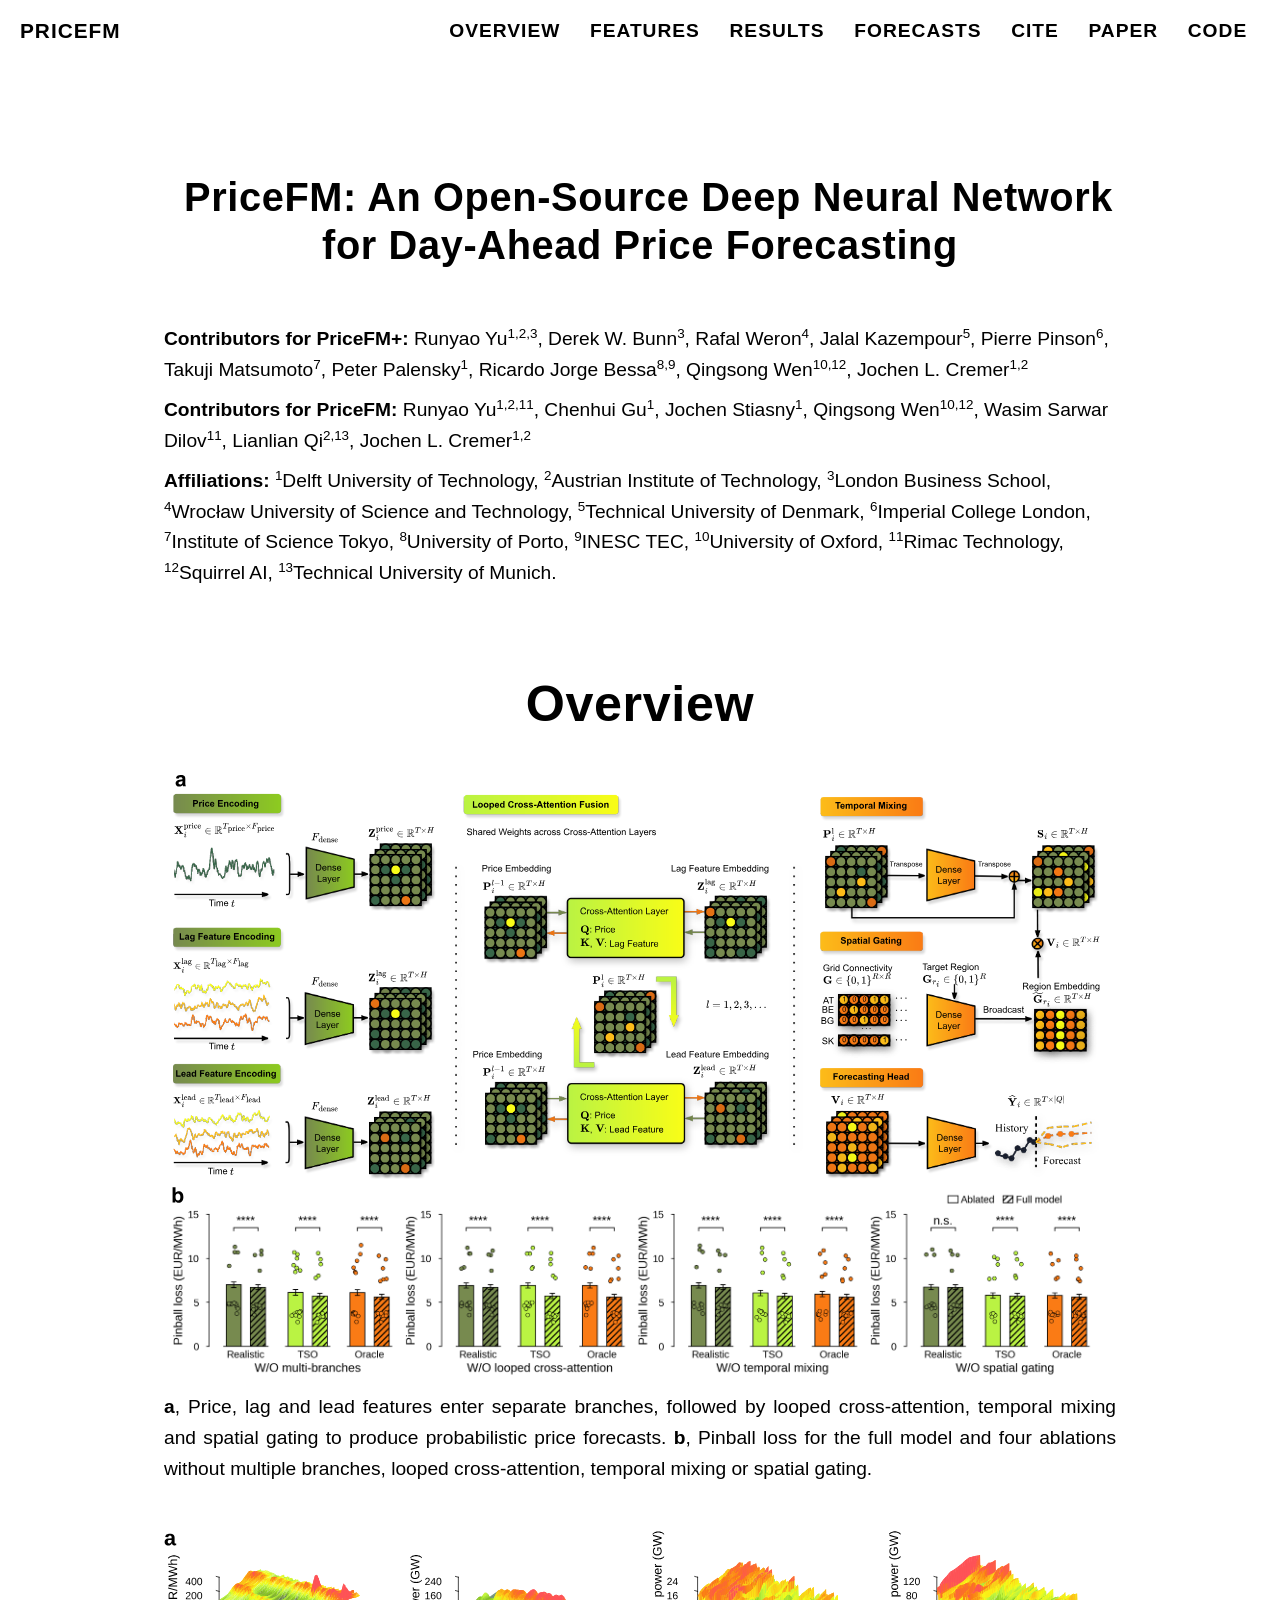
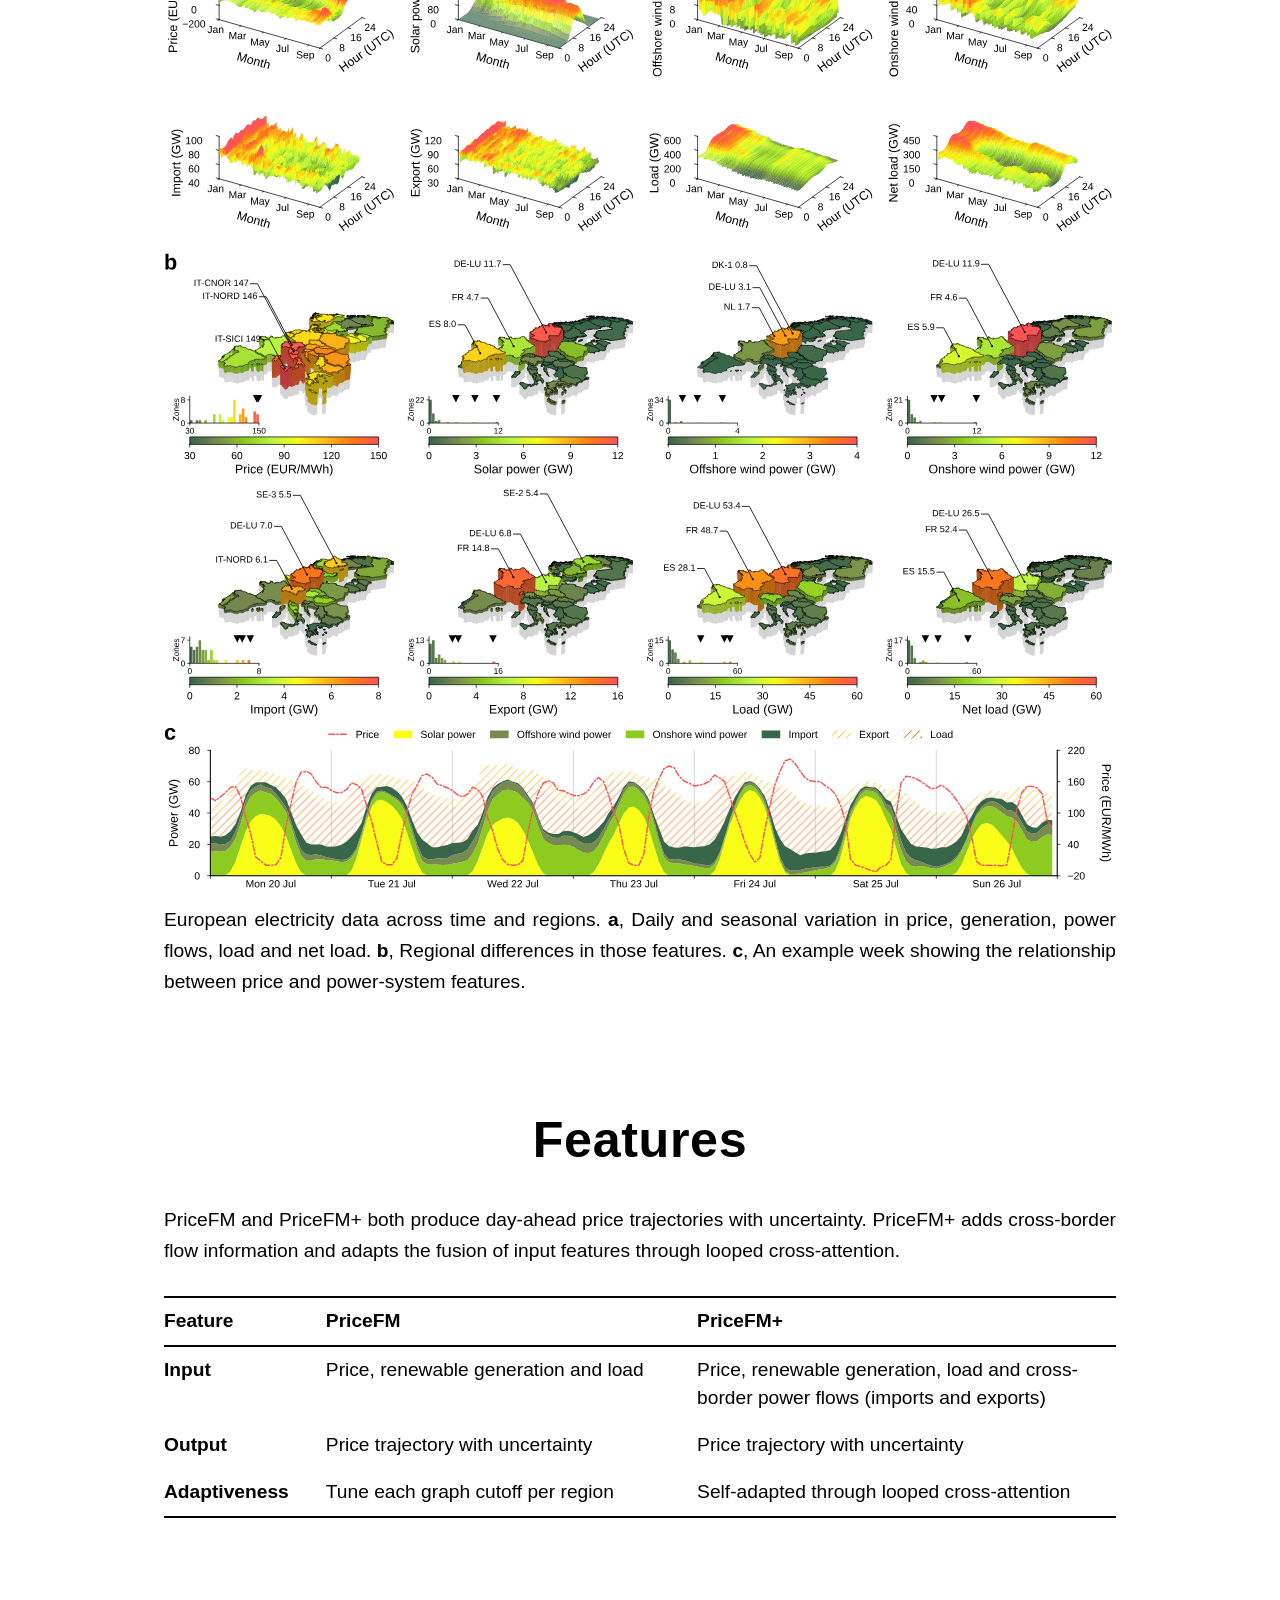
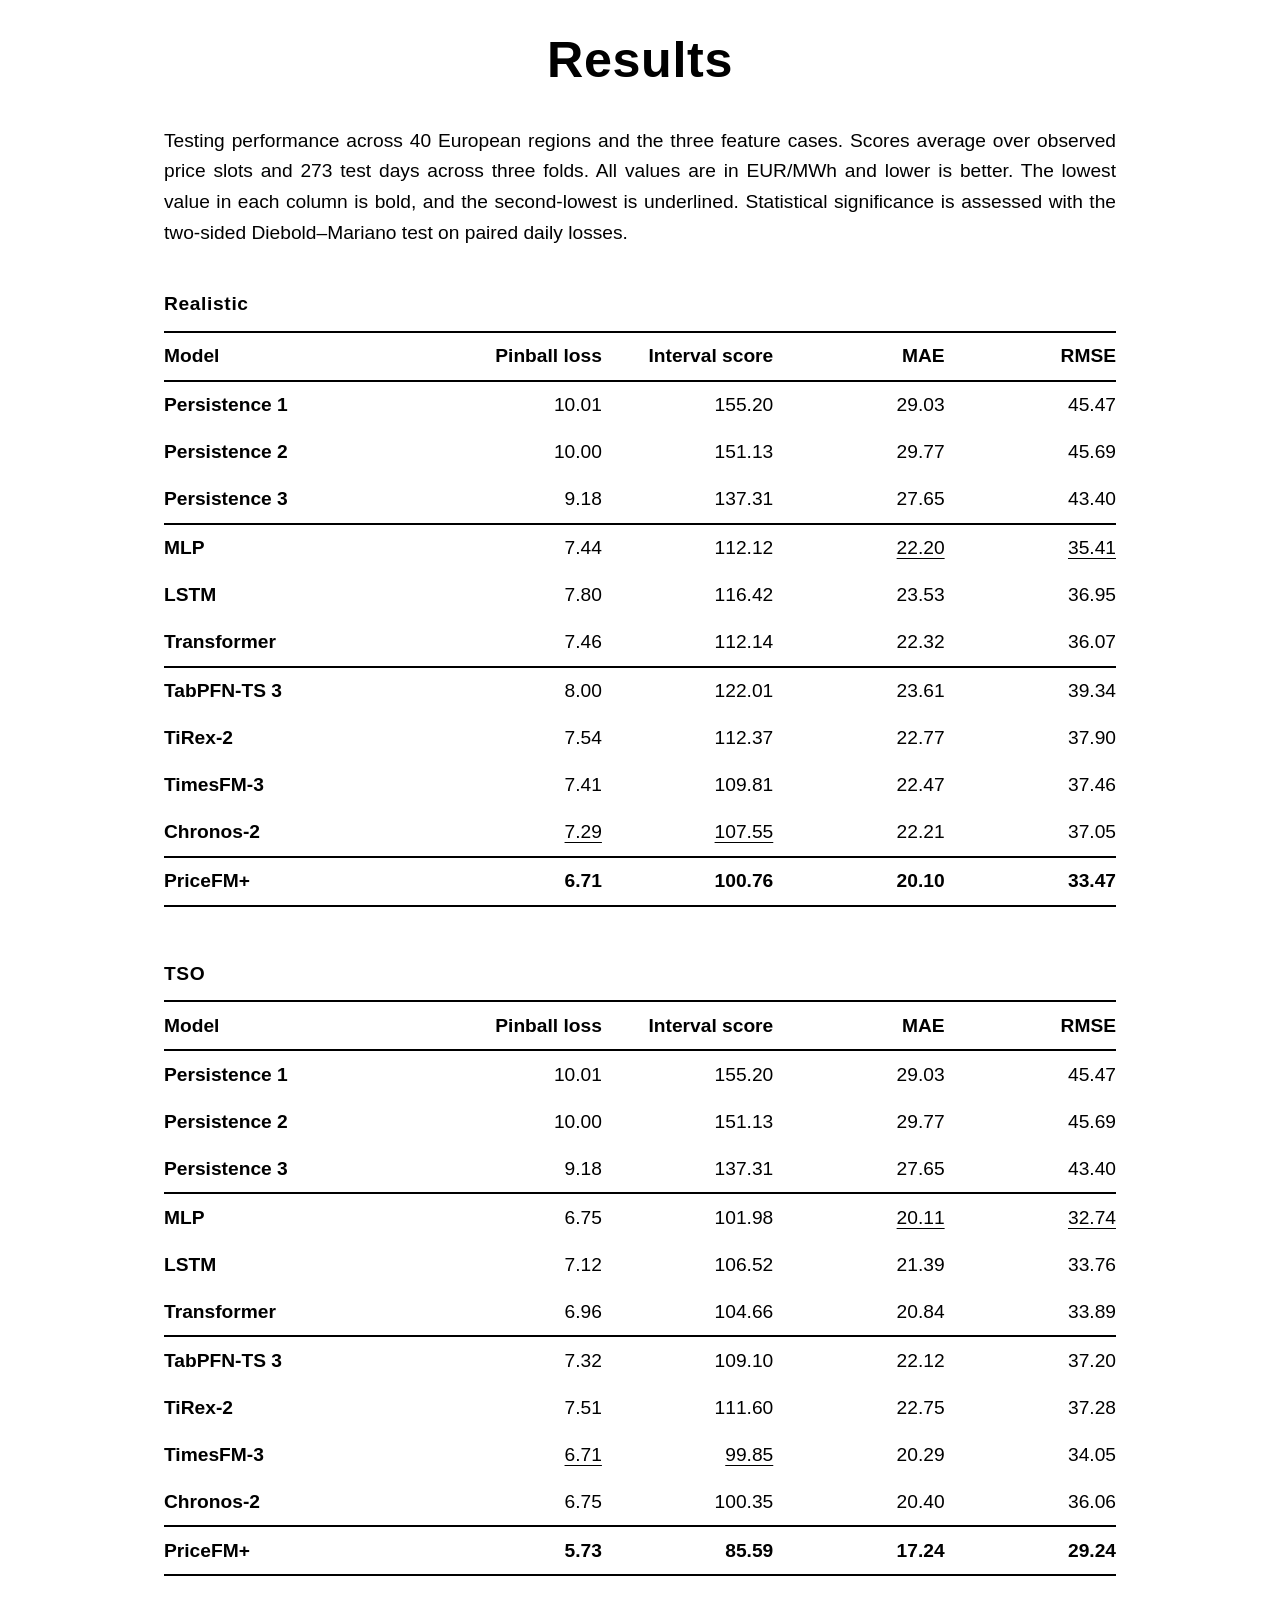
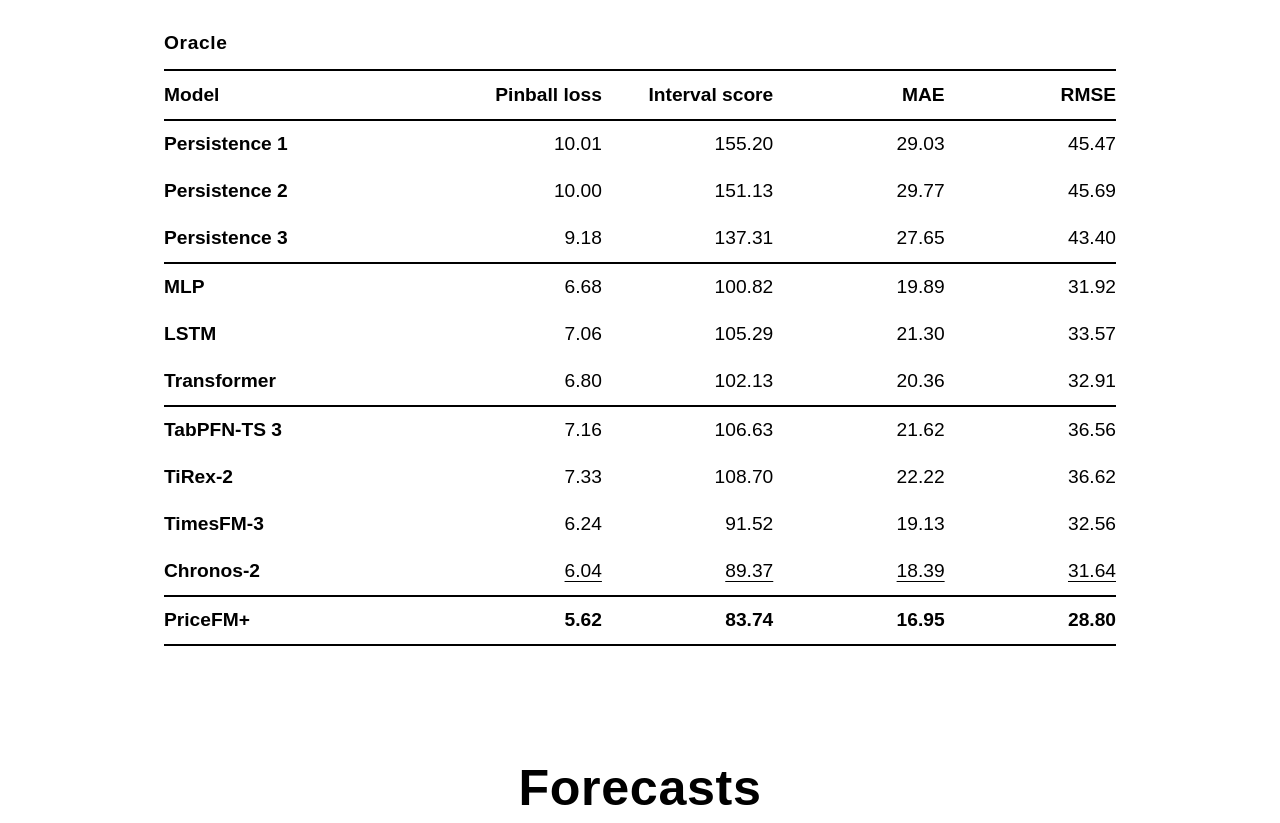
<file: index.html>
<!doctype html>
<html lang="en"><head><meta charset="utf-8"><title>PriceFM</title>
<meta http-equiv="refresh" content="0; url=Project_page/">
<link rel="canonical" href="Project_page/"></head>
<body><a href="Project_page/">PriceFM project page</a></body></html>
</file>
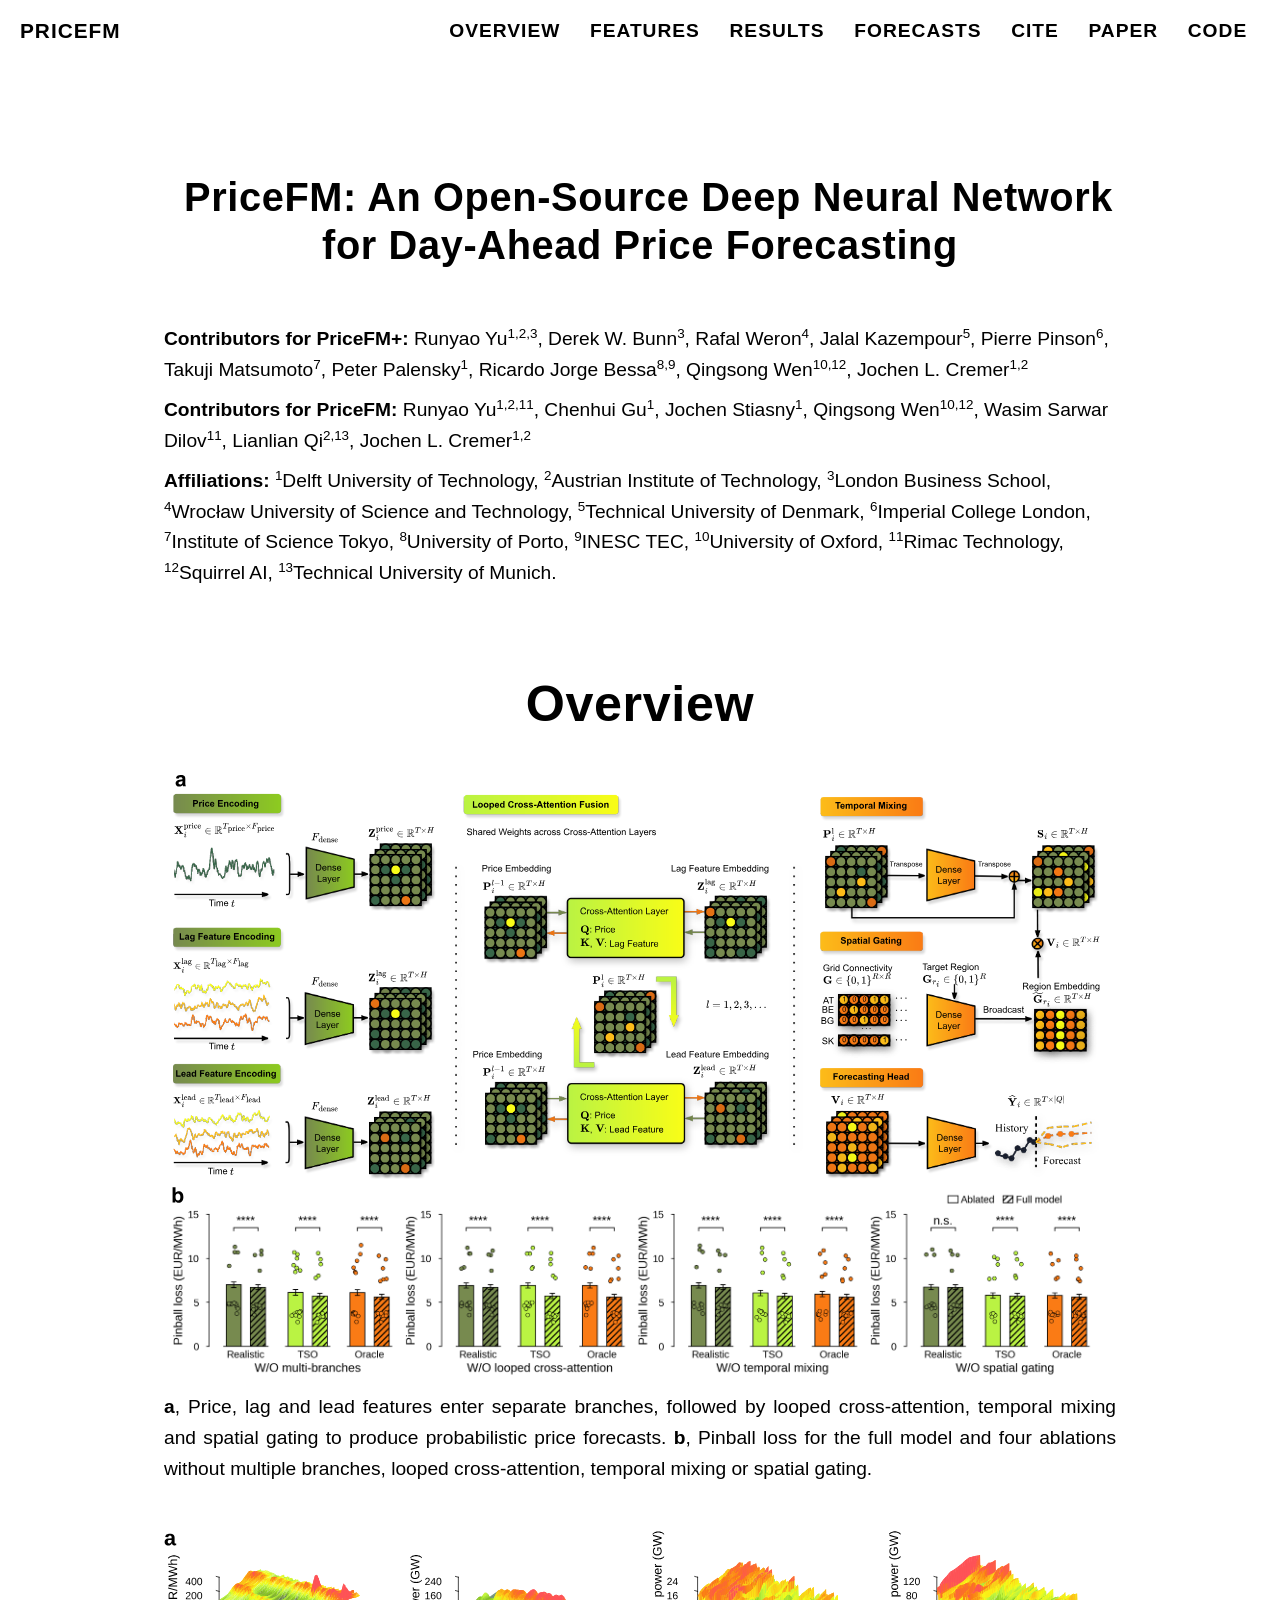
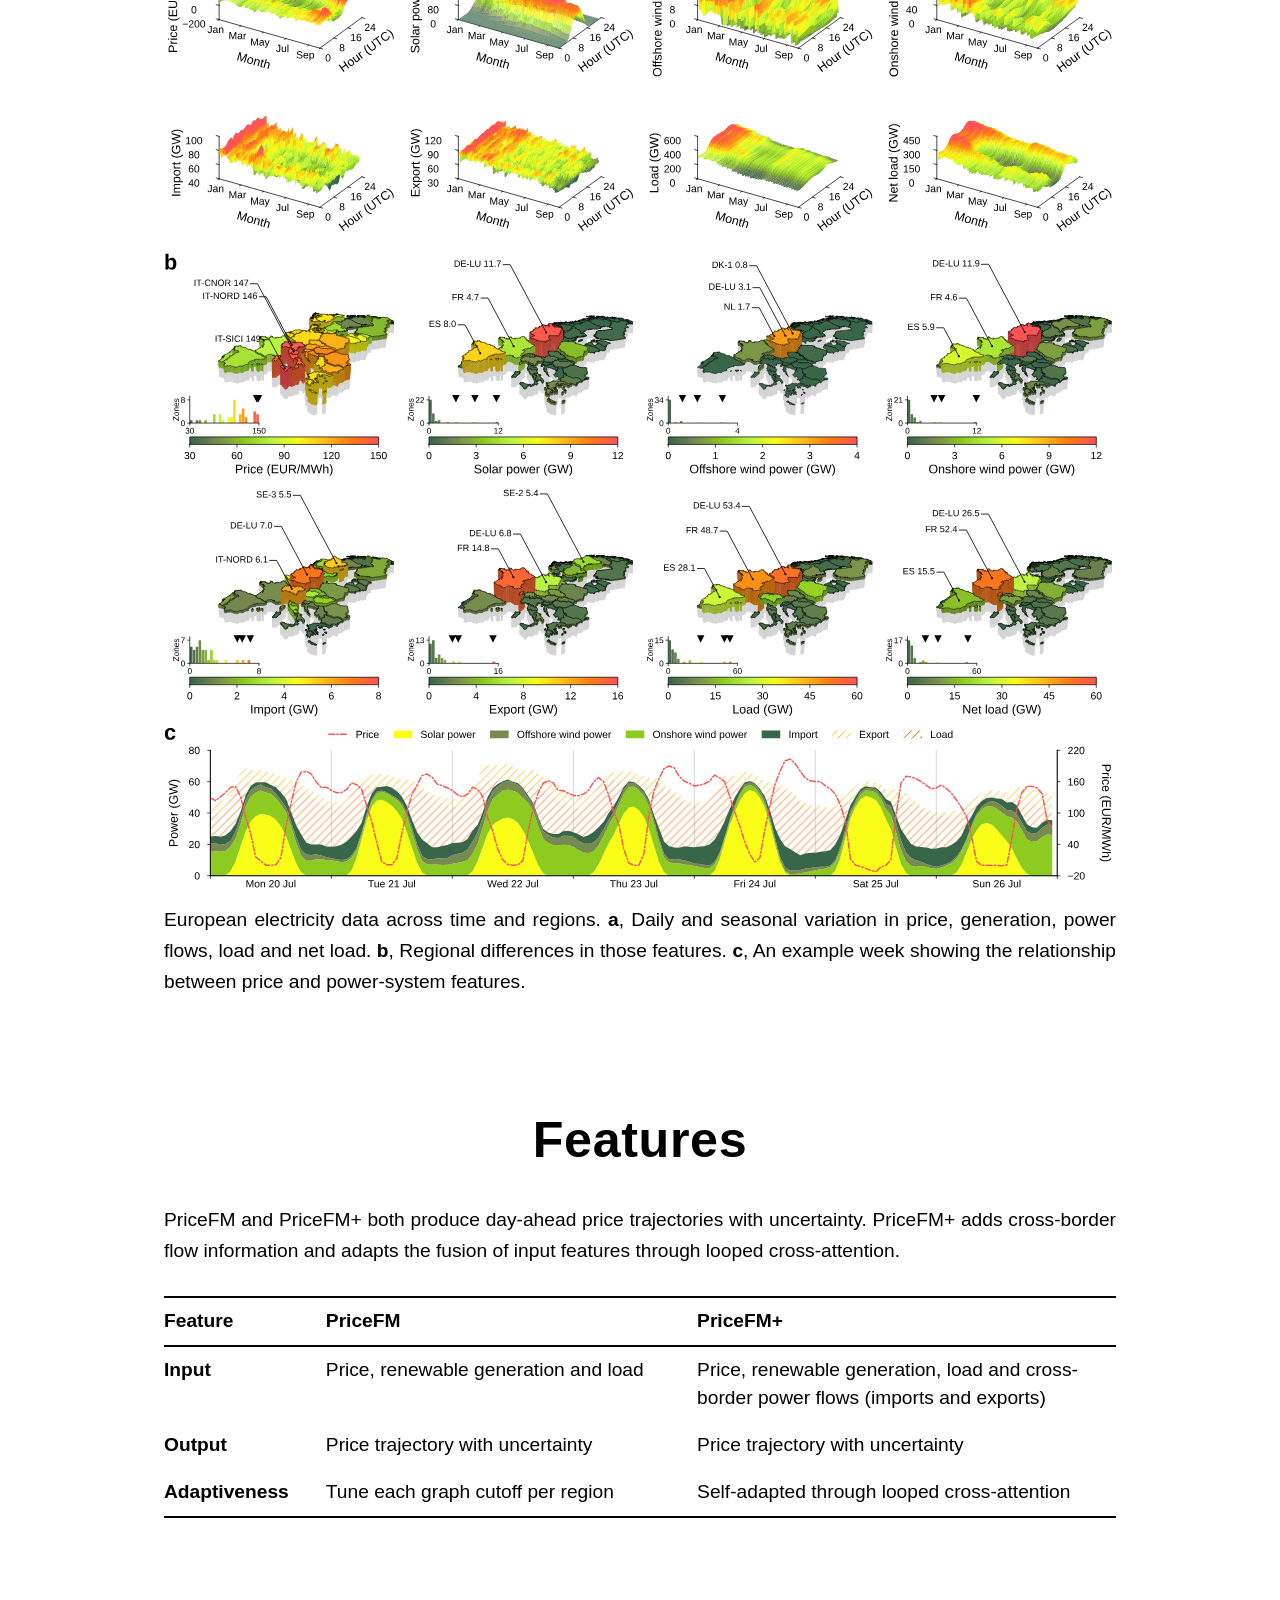
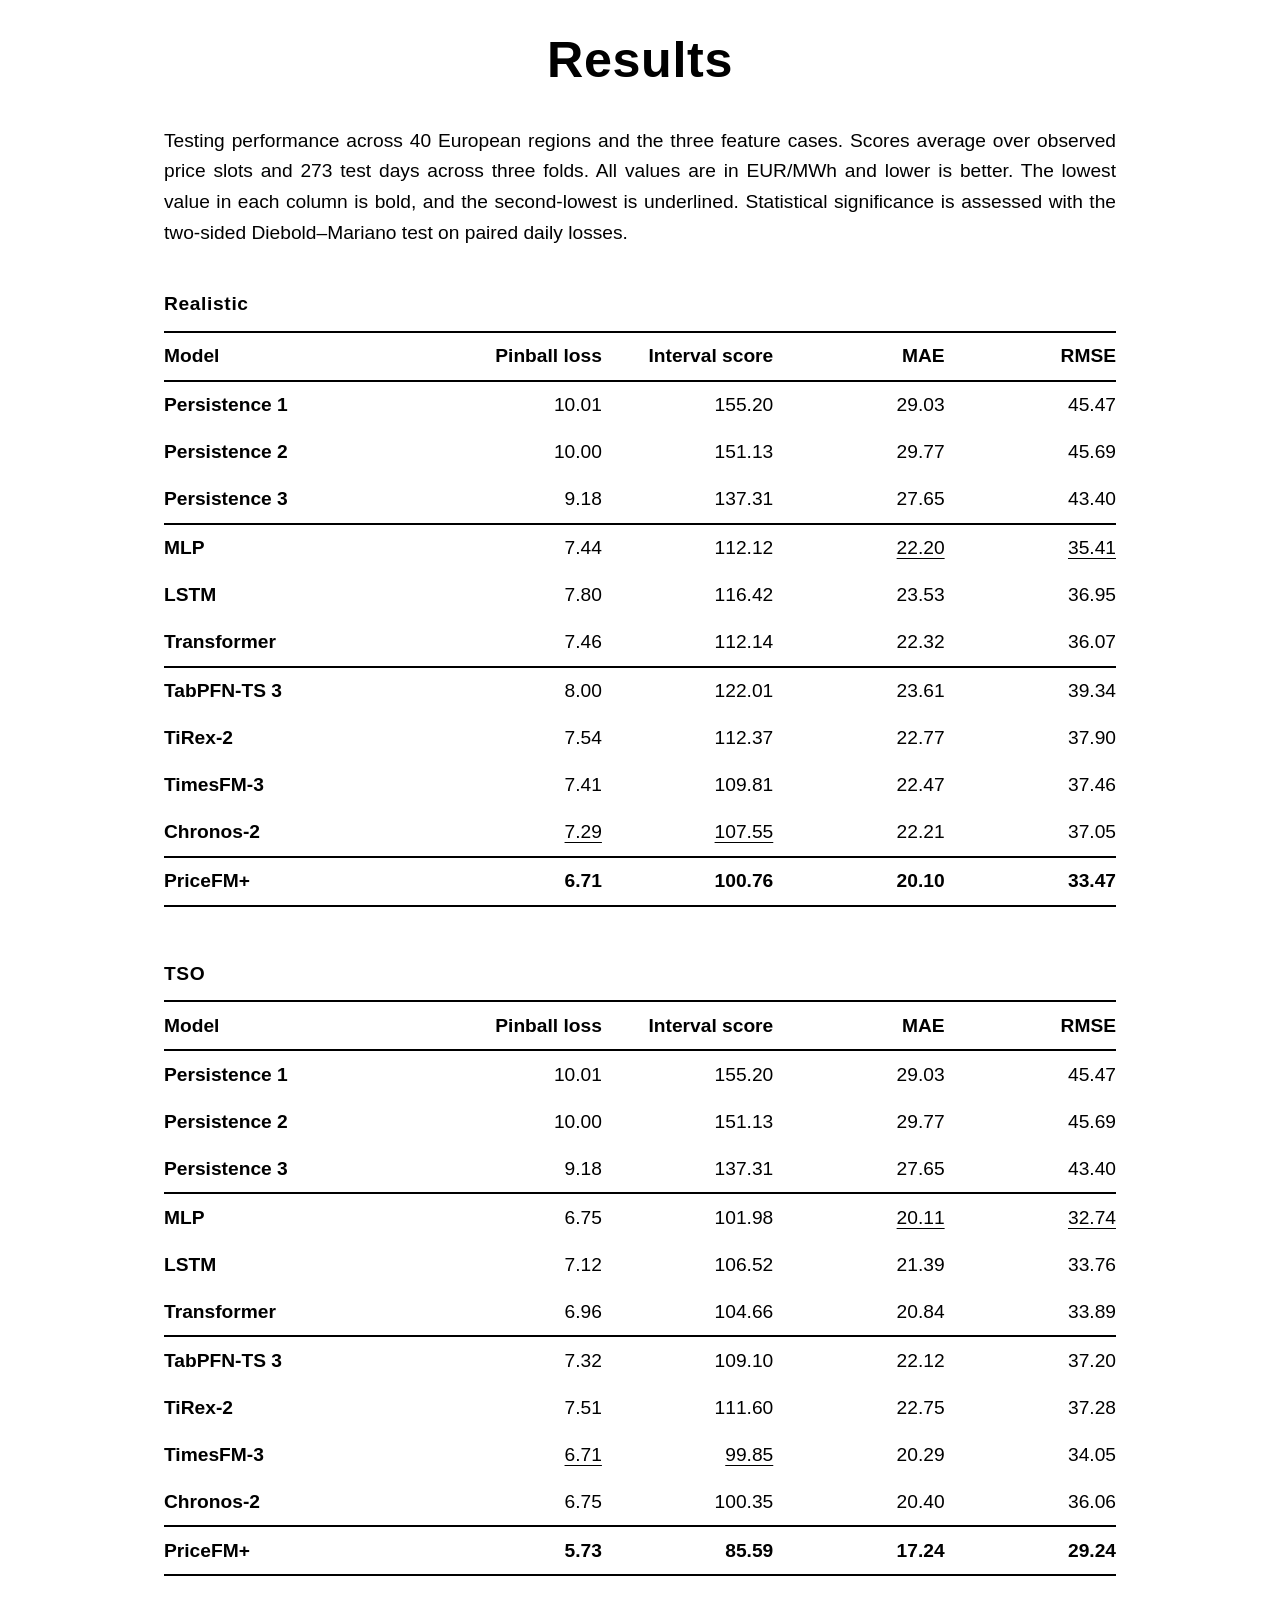
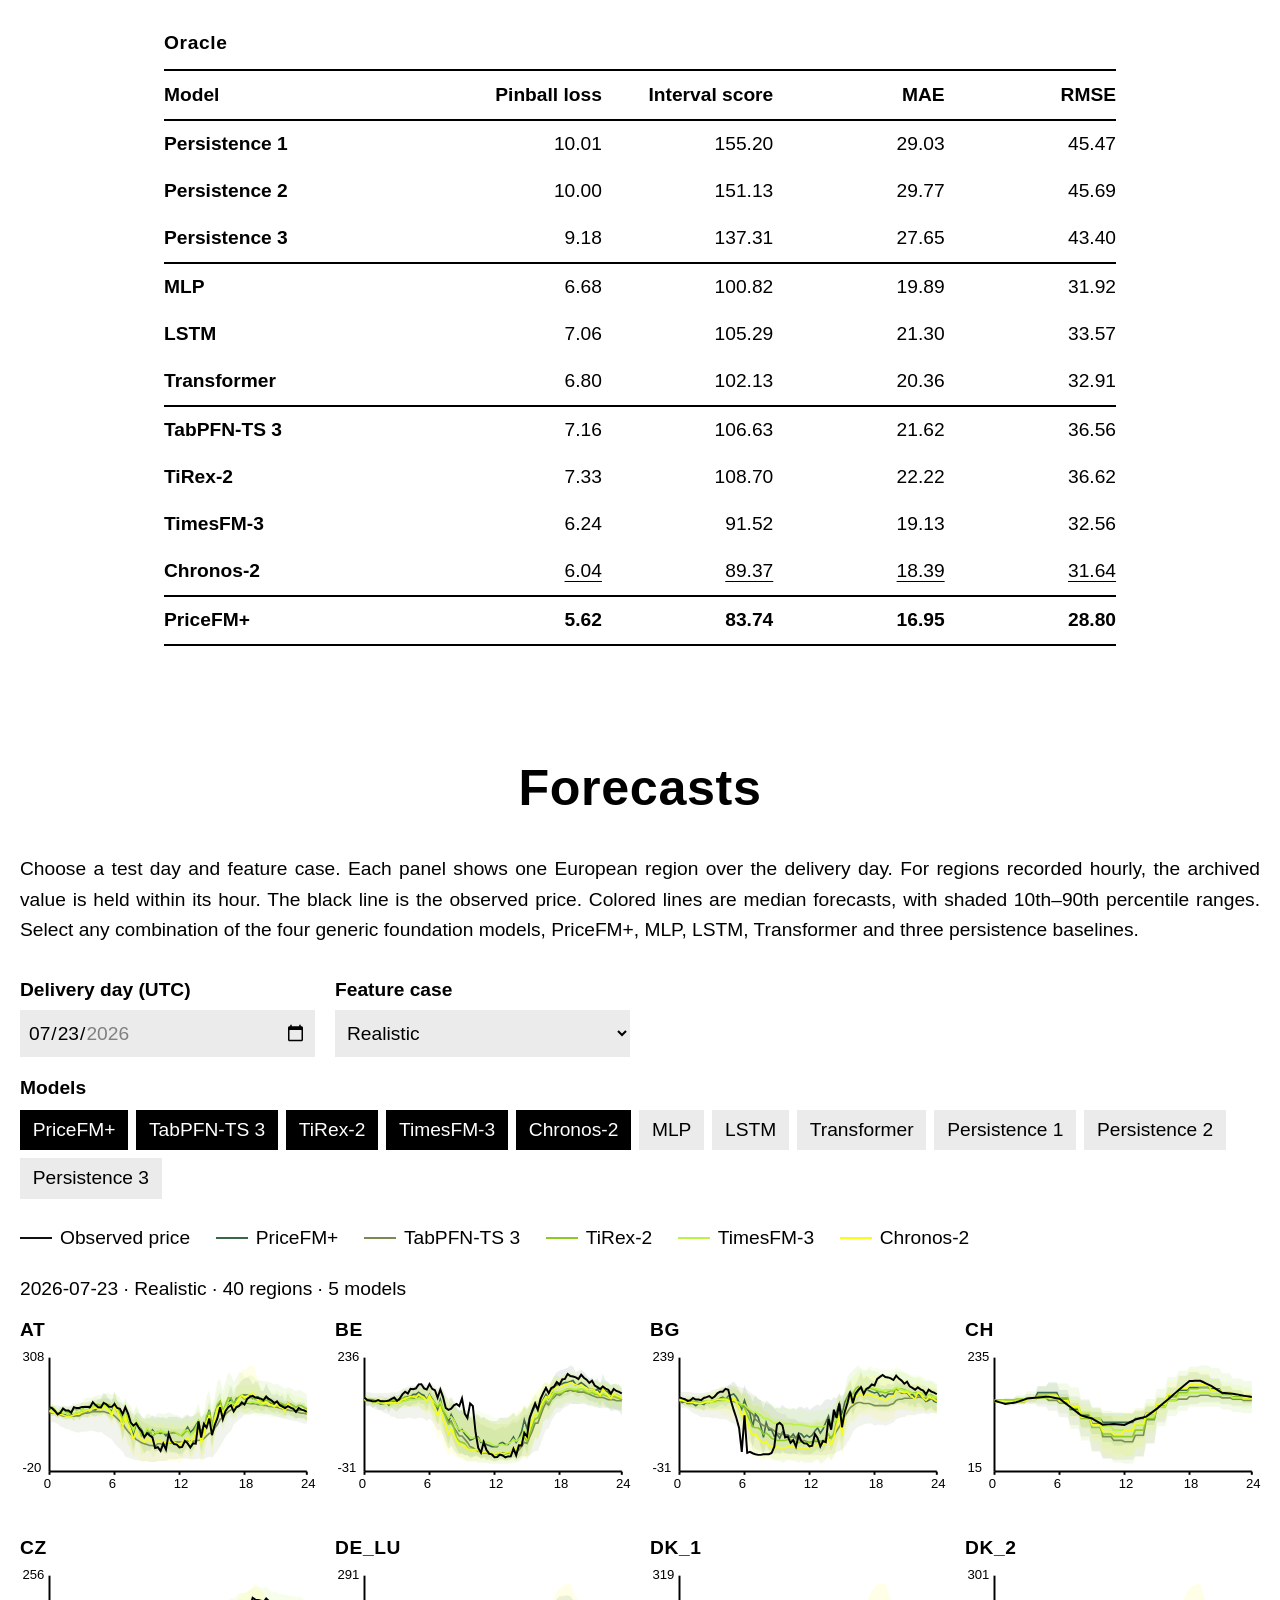
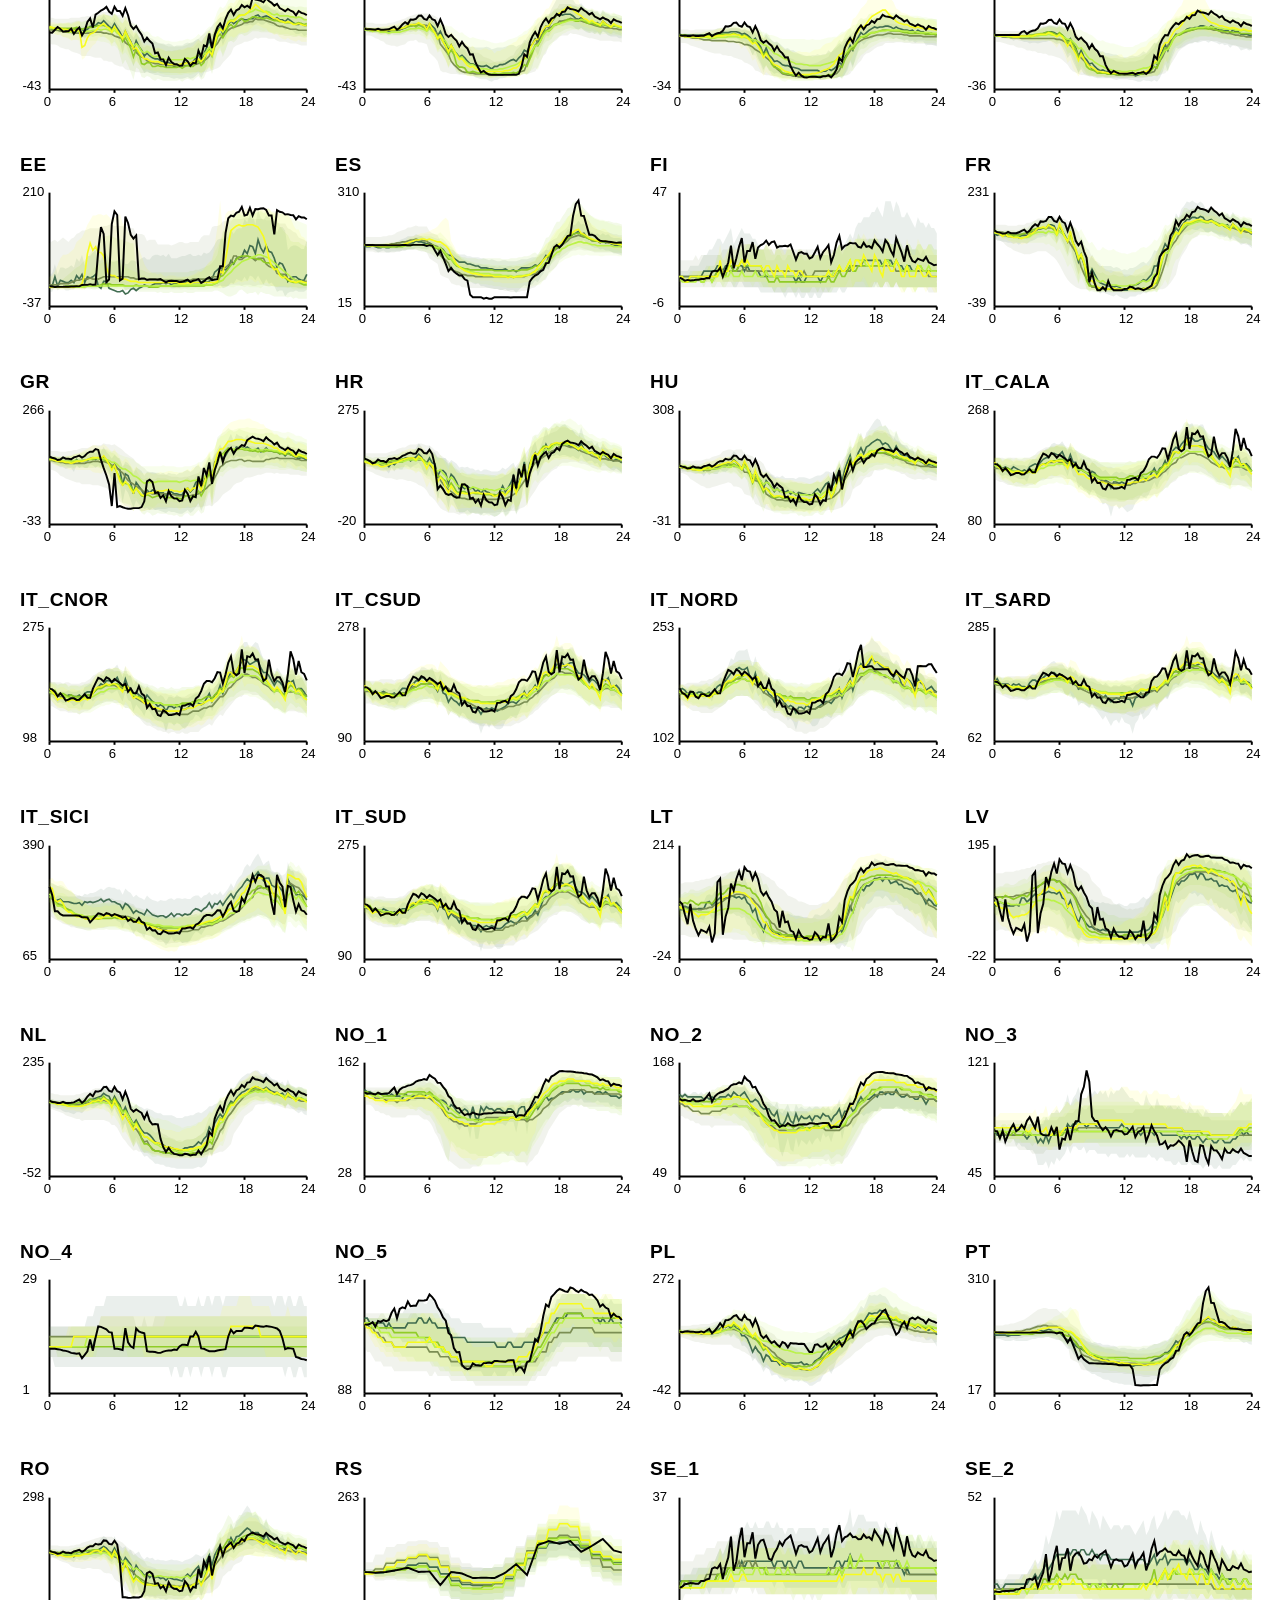
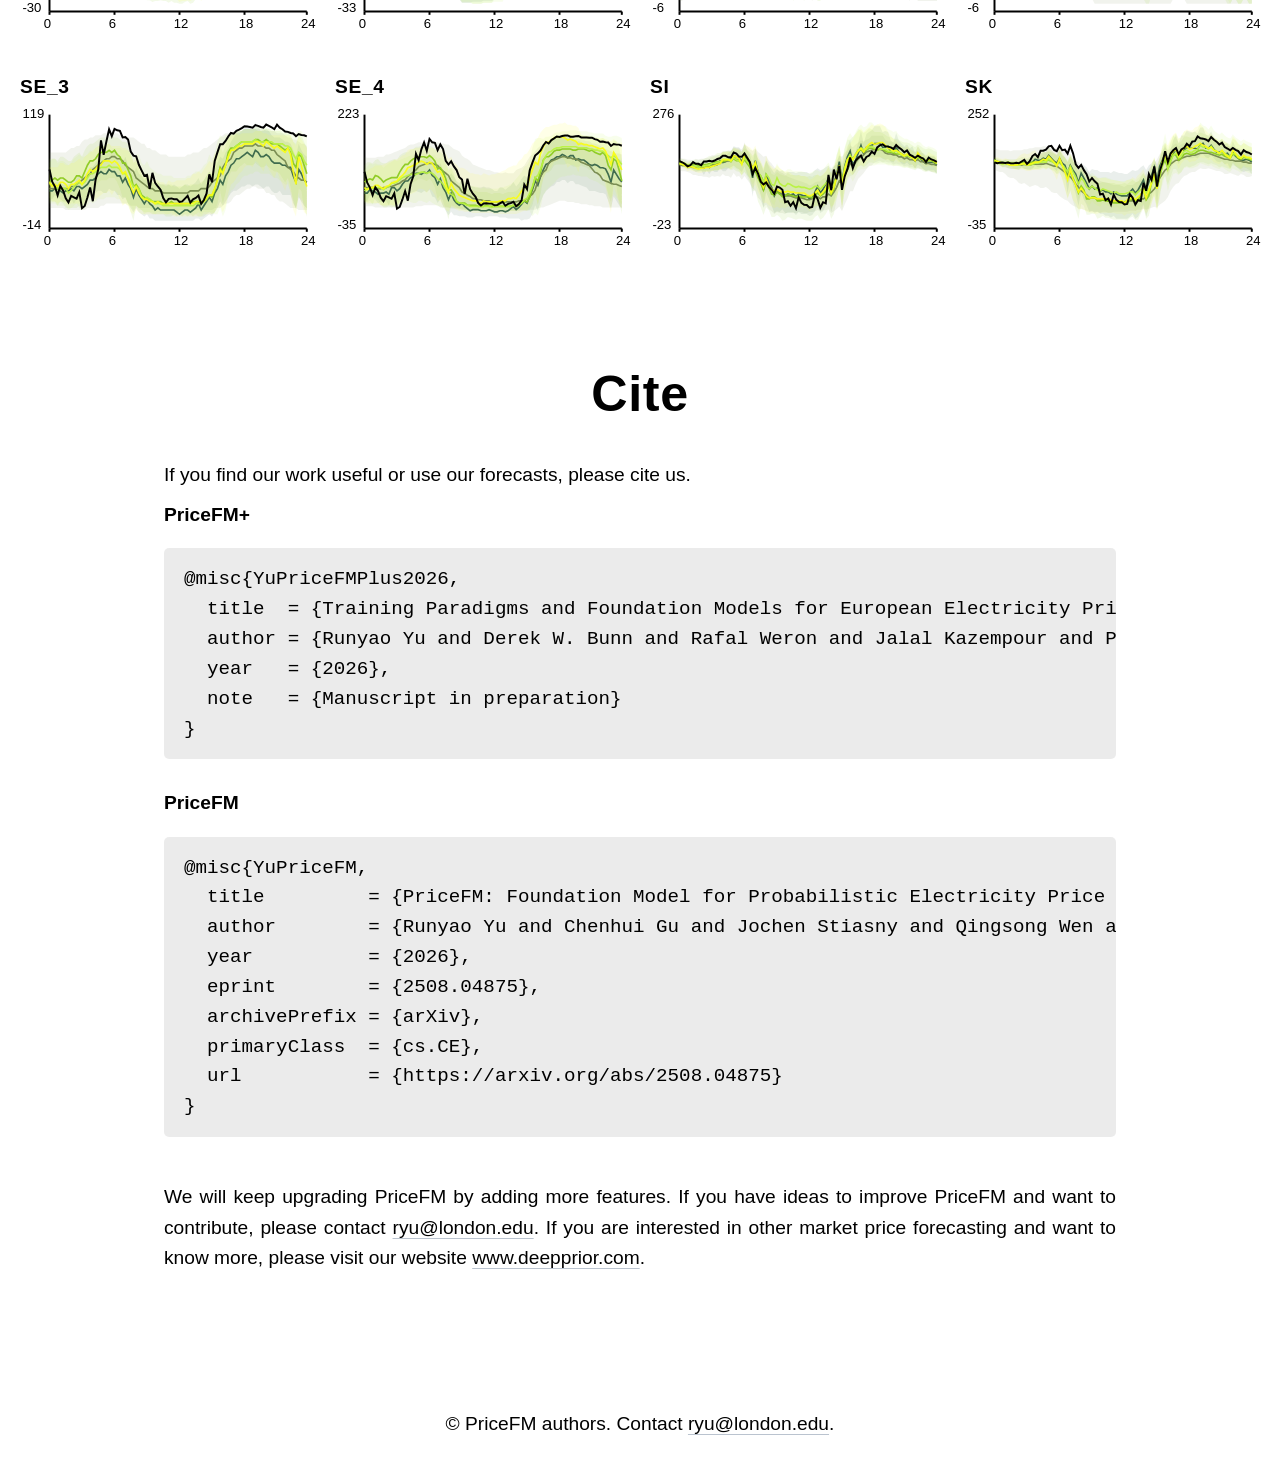
<file: Project_page/index.html>
<!doctype html>
<html lang="en">
<head>
  <meta charset="utf-8">
  <meta name="viewport" content="width=device-width, initial-scale=1">
  <meta name="description" content="PriceFM and PriceFM+: open-source probabilistic day-ahead electricity price forecasting across 40 European regions.">
  <title>PriceFM: An Open-Source Deep Neural Network for Day-Ahead Price Forecasting</title>
  <link rel="stylesheet" href="style.css?v=20261025b">
</head>
<body>
<nav class="top" aria-label="Page sections"><div class="wrap">
  <a class="brand" href="#top">PriceFM</a>
  <a href="#overview">Overview</a><a href="#features">Features</a><a href="#results">Results</a><a href="#forecasts">Forecasts</a><a href="#cite">Cite</a>
  <details class="menu"><summary>Paper</summary><div class="menu-list">
    <a href="https://arxiv.org/abs/2508.04875" target="_blank" rel="noopener">PriceFM (arXiv)</a>
  </div></details>
  <a href="https://github.com/runyao-yu/PriceFM" target="_blank" rel="noopener">Code</a>
</div></nav>

<header class="intro" id="top"><div class="wrap">
  <h1><span class="title-first">PriceFM: An Open-Source Deep Neural Network</span><span>for Day-Ahead Price Forecasting</span></h1>
  <div class="meta">
    <p><strong>Contributors for PriceFM+:</strong> Runyao Yu<sup>1,2,3</sup>, Derek W. Bunn<sup>3</sup>, Rafal Weron<sup>4</sup>, Jalal Kazempour<sup>5</sup>, Pierre Pinson<sup>6</sup>, Takuji Matsumoto<sup>7</sup>, Peter Palensky<sup>1</sup>, Ricardo Jorge Bessa<sup>8,9</sup>, Qingsong Wen<sup>10,12</sup>, Jochen L. Cremer<sup>1,2</sup></p>
    <p><strong>Contributors for PriceFM:</strong> Runyao Yu<sup>1,2,11</sup>, Chenhui Gu<sup>1</sup>, Jochen Stiasny<sup>1</sup>, Qingsong Wen<sup>10,12</sup>, Wasim Sarwar Dilov<sup>11</sup>, Lianlian Qi<sup>2,13</sup>, Jochen L. Cremer<sup>1,2</sup></p>
    <p class="affiliations"><strong>Affiliations:</strong> <sup>1</sup>Delft University of Technology, <sup>2</sup>Austrian Institute of Technology, <sup>3</sup>London Business School, <sup>4</sup>Wrocław University of Science and Technology, <sup>5</sup>Technical University of Denmark, <sup>6</sup>Imperial College London, <sup>7</sup>Institute of Science Tokyo, <sup>8</sup>University of Porto, <sup>9</sup>INESC TEC, <sup>10</sup>University of Oxford, <sup>11</sup>Rimac Technology, <sup>12</sup>Squirrel AI, <sup>13</sup>Technical University of Munich.</p>
  </div>
</div></header>

<main>
<section id="overview" class="first"><div class="wrap">
  <h2>Overview</h2>
  <figure><img src="images/model_figure.svg" width="675" height="436" alt="Full model architecture and ablation figure">
    <figcaption><b>a</b>, Price, lag and lead features enter separate branches, followed by looped cross-attention, temporal mixing and spatial gating to produce probabilistic price forecasts. <b>b</b>, Pinball loss for the full model and four ablations without multiple branches, looped cross-attention, temporal mixing or spatial gating.</figcaption></figure>
  <figure><img src="images/eda_figure.svg" width="461" height="473" loading="lazy" alt="Full European electricity data figure with temporal patterns, regional maps and an example week">
    <figcaption>European electricity data across time and regions. <b>a</b>, Daily and seasonal variation in price, generation, power flows, load and net load. <b>b</b>, Regional differences in those features. <b>c</b>, An example week showing the relationship between price and power-system features.</figcaption></figure>
</div></section>

<section id="features"><div class="wrap">
  <h2>Features</h2>
  <p>PriceFM and PriceFM+ both produce day-ahead price trajectories with uncertainty. PriceFM+ adds cross-border flow information and adapts the fusion of input features through looped cross-attention.</p>
  <div class="table-scroll"><table class="compare features">
    <colgroup><col class="c0"><col class="c1"><col class="c2"></colgroup>
    <thead><tr><th>Feature</th><th>PriceFM</th><th>PriceFM+</th></tr></thead>
    <tbody><tr><th>Input</th><td>Price, renewable generation and load</td><td>Price, renewable generation, load and cross-border power flows (imports and exports)</td></tr>
    <tr><th>Output</th><td>Price trajectory with uncertainty</td><td>Price trajectory with uncertainty</td></tr>
    <tr class="rule"><th>Adaptiveness</th><td>Tune each graph cutoff per region</td><td>Self-adapted through looped cross-attention</td></tr></tbody>
  </table></div>
</div></section>

<section id="results"><div class="wrap">
  <h2>Results</h2>
  <p>Testing performance across 40 European regions and the three feature cases. Scores average over observed price slots and 273 test days across three folds. All values are in EUR/MWh and lower is better. The lowest value in each column is bold, and the second-lowest is underlined. Statistical significance is assessed with the two-sided Diebold–Mariano test on paired daily losses.</p>
  <div class="results-case"><h3>Realistic</h3><div class="table-scroll"><table class="num" id="results-realistic"><thead><tr><th>Model</th><th>Pinball loss</th><th>Interval score</th><th>MAE</th><th>RMSE</th></tr></thead><tbody></tbody></table></div></div>
  <div class="results-case"><h3>TSO</h3><div class="table-scroll"><table class="num" id="results-tso"><thead><tr><th>Model</th><th>Pinball loss</th><th>Interval score</th><th>MAE</th><th>RMSE</th></tr></thead><tbody></tbody></table></div></div>
  <div class="results-case"><h3>Oracle</h3><div class="table-scroll"><table class="num" id="results-oracle"><thead><tr><th>Model</th><th>Pinball loss</th><th>Interval score</th><th>MAE</th><th>RMSE</th></tr></thead><tbody></tbody></table></div></div>
</div></section>

<section id="forecasts"><div class="wrap forecast-wrap">
  <h2>Forecasts</h2>
  <p>Choose a test day and feature case. Each panel shows one European region over the delivery day. For regions recorded hourly, the archived value is held within its hour. The black line is the observed price. Colored lines are median forecasts, with shaded 10th–90th percentile ranges. Select any combination of the four generic foundation models, PriceFM+, MLP, LSTM, Transformer and three persistence baselines.</p>
  <div class="controls"><label>Delivery day (UTC)<input id="day" type="date" value="2026-07-23" min="2026-01-01" max="2026-09-30"></label>
    <label>Feature case<select id="case"><option>Realistic</option><option>TSO</option><option>Oracle</option></select></label></div>
  <fieldset class="models"><legend>Models</legend><div class="chips" id="models"></div></fieldset>
  <div class="key" id="key" aria-label="Forecast colors"></div>
  <p id="status" role="status" aria-live="polite">Loading forecast index…</p>
  <div class="grid" id="grid" aria-label="Forecasts for 40 European regions"></div>
</div></section>

<section id="cite"><div class="wrap">
  <h2>Cite</h2>
  <p>If you find our work useful or use our forecasts, please cite us.</p>
  <p><b>PriceFM+</b></p>
<pre><code>@misc{YuPriceFMPlus2026,
  title  = {Training Paradigms and Foundation Models for European Electricity Price Forecasting},
  author = {Runyao Yu and Derek W. Bunn and Rafal Weron and Jalal Kazempour and Pierre Pinson and Takuji Matsumoto and Peter Palensky and Ricardo Jorge Bessa and Qingsong Wen and Jochen L. Cremer},
  year   = {2026},
  note   = {Manuscript in preparation}
}</code></pre>
  <p><b>PriceFM</b></p>
<pre><code>@misc{YuPriceFM,
  title         = {PriceFM: Foundation Model for Probabilistic Electricity Price Forecasting},
  author        = {Runyao Yu and Chenhui Gu and Jochen Stiasny and Qingsong Wen and Wasim Sarwar Dilov and Lianlian Qi and Jochen L. Cremer},
  year          = {2026},
  eprint        = {2508.04875},
  archivePrefix = {arXiv},
  primaryClass  = {cs.CE},
  url           = {https://arxiv.org/abs/2508.04875}
}</code></pre>
  <p style="margin-top:2.5rem">We will keep upgrading PriceFM by adding more features. If you have ideas to improve PriceFM and want to contribute, please contact <a href="mailto:ryu@london.edu">ryu@london.edu</a>. If you are interested in other market price forecasting and want to know more, please visit our website <a href="https://www.deepprior.com" target="_blank" rel="noopener">www.deepprior.com</a>.</p>
</div></section>
</main>
<footer>© PriceFM authors. Contact <a href="mailto:ryu@london.edu">ryu@london.edu</a>.</footer>
<div id="tip" role="tooltip"></div>
<script src="site.js?v=20261025" defer></script>
</body>
</html>
</file>
<file: Project_page/style.css>
/* Typography, spacing and rules follow the OrderFusion project page. */
:root {
  --bg: #FFFFFF;
  --ink: #000000;
  --faint-2: rgba(0, 0, 0, 0.08);
  --faint-3: rgba(0, 0, 0, 0.12);
  --secondary: #BAC3CF;
  --buy: #001F62;
  --sell: #BF1432;
  --sans: "Trade Republic Sans Display", "TradeRepublic Sans Display", "Aptos Display", "Aptos",
          "Bahnschrift", "Segoe UI Variable Display", "Segoe UI Variable Text", "Segoe UI", sans-serif;
  --fs: 1.2rem;            /* the one text size used inside every section */
  --rule: 0.125rem;        /* one line weight for tables, axes and marks */
  --col: 62rem;            /* one column width for text, tables and figures */
}
*, *::before, *::after { box-sizing: border-box; }
html { scroll-behavior: smooth; }
html, body {
  margin: 0; font-family: var(--sans); color: var(--ink); background: var(--bg);
  font-size: 100%; line-height: 1.6;
}
body { font-size: var(--fs); text-align: justify; hyphens: auto; -webkit-hyphens: auto; }
::selection { background: #000; color: #fff; }
a { color: var(--ink); text-decoration: underline; text-decoration-color: var(--secondary);
    text-underline-offset: 0.2em; transition: all 0.2s ease-in-out; }
a:hover, a:focus { text-decoration-color: var(--ink); }

/* everything inside a section inherits one font size */
section *, header.intro .meta * { font-size: inherit; }
button, select, input, table, pre, code { font-family: inherit; font-size: inherit; color: inherit; }

.wrap { width: 100%; max-width: var(--col); margin: 0 auto; padding: 0 1.25rem; }

nav.top { position: sticky; top: 0; z-index: 10; background: var(--bg);
  text-transform: uppercase; letter-spacing: 1px;
  font-weight: 700; text-align: left; hyphens: none; }
nav.top .wrap { display: flex; flex-wrap: wrap; align-items: center; gap: 0 0.25rem; max-width: none; }
nav.top a { text-decoration: none; padding: 0.9rem 0.8rem; display: block; }
nav.top a.brand { font-size: 1.3rem; margin-right: auto; padding-left: 0; }
nav.top a:not(.brand):hover, nav.top a:not(.brand):focus, nav.top summary:hover, nav.top details[open] summary { background: #000; color: #fff; }
nav.top details.menu { position: relative; }
nav.top summary { list-style: none; cursor: pointer; padding: 0.9rem 0.8rem; }
nav.top summary::-webkit-details-marker { display: none; }
nav.top .menu-list { position: absolute; right: 0; top: 100%; background: var(--bg); border: var(--rule) solid var(--ink); min-width: 17rem; z-index: 11; }
nav.top .menu-list a { white-space: nowrap; }

header.intro { text-align: center; padding-top: 7rem; hyphens: none; }
h1, h2 { font-weight: 700; letter-spacing: 0.04rem; line-height: 1.2; hyphens: none; }
h1 { font-size: clamp(1.485rem, 3.105vw, 2.7rem); margin: 0 0 3.11rem; padding: 0 1.25rem; }
h1 span { display: block; }
h1 .title-first { white-space: nowrap; }
header.intro .meta p { margin: 0; padding: 0.3rem 0; text-align: left; }
header.intro .meta p.note { text-align: justify; hyphens: auto; margin-top: 1rem; }
header.intro sup, section sup { font-size: 0.7em !important; line-height: 0; }

section { margin-top: 5.02rem; padding-top: 2rem; scroll-margin-top: 3rem; }
section.first { margin-top: 3rem; }
h2 { font-size: clamp(2.2rem, 6vw, 3.14rem); text-align: center; margin: 0 0 1.92rem; }
p { margin: 0; padding: 0.3rem 0; }

figure { margin: 2rem 0; }
figure img { display: block; width: 100%; height: auto; border-radius: 0.3125rem; }
figcaption, .caption { padding: 0.8rem 0 0; }
figure.w110 img { width: 107%; max-width: none; margin-left: -2.6%; }   /* plotted area spans the text width */
figure.w105 img { width: 105%; max-width: none; margin-left: -2.5%; }
section.first h2 + figure { margin-top: 0; }
.stack .caption { padding-top: 0; }
.stack .table-scroll { width: fit-content; max-width: 100%; margin: 1.5rem auto 0; }
.stack table.num { width: auto; min-width: 0; }
.stack table.num th, .stack table.num td { padding-right: 0; padding-left: 2.2rem; }
.stack table.num th:first-child { padding-left: 0; }

.table-scroll { overflow-x: auto; margin: 1.5rem 0 0.5rem; }
table { border-collapse: collapse; width: 100%; text-align: left; hyphens: none; line-height: 1.45; }
th, td { padding: 0.6rem 0.9rem 0.6rem 0; vertical-align: top; border: 0; }
th:last-child, td:last-child { padding-right: 0; }
thead th { border-bottom: var(--rule) solid var(--ink); border-top: var(--rule) solid var(--ink); font-weight: 700; }
tbody tr.rule th, tbody tr.rule td { border-bottom: var(--rule) solid var(--ink); }
tbody th { font-weight: 700; white-space: nowrap; }
table.compare { table-layout: fixed; min-width: 52rem; }
table.compare td { white-space: nowrap; }
table.compare col.c0 { width: 17%; } table.compare col.c1 { width: 39%; } table.compare col.c2 { width: 44%; }
table.num { min-width: 30rem; }
table.num td, table.num thead th:not(:first-child) { text-align: right; font-variant-numeric: tabular-nums; white-space: nowrap; }
table.num td.l { text-align: left; }
.best { font-weight: 700; } .second { text-decoration: underline; text-underline-offset: 0.2em; }

/* interactive forecasts */
.controls { display: grid; grid-template-columns: repeat(4, minmax(0, 1fr)); gap: 1rem 1.25rem; margin: 1.5rem 0 1rem;
  text-align: left; hyphens: none; }
.controls label { display: block; font-weight: 700; }
.controls select, .controls input[type="date"] { width: 100%; margin-top: 0.3rem; padding: 0.45rem 0.5rem;
  background: var(--faint-2); border: 0; border-radius: 0; height: 2.9rem; }
.controls select:focus-visible, .controls input:focus-visible, .chip input:focus-visible + span, .btn:focus-visible {
  outline: 0.15rem solid var(--ink); outline-offset: 0.15rem; }
fieldset.models { border: 0; margin: 0 0 0.5rem; padding: 0; text-align: left; hyphens: none; }
fieldset.models legend { font-weight: 700; padding: 0; margin-bottom: 0.4rem; }
.chips { display: flex; flex-wrap: wrap; gap: 0.5rem; margin-bottom: 0.5rem; }
.chip { position: relative; cursor: pointer; }
.chip input { position: absolute; opacity: 0; inset: 0; cursor: pointer; }
.chip span { display: block; padding: 0.3rem 0.8rem; border: 0; background: var(--faint-2); transition: all 0.2s ease-in-out; }
.chip input:checked + span { background: #000; color: #fff; }
.chip:hover span { background: var(--faint-3); } .chip:hover input:checked + span { background: #000; }

#status, #week-status { text-align: left; min-height: 1.6em; }
.panel { margin: 2.5rem 0 0; }
.panel h3 { margin: 0 0 0.25rem; font-weight: 700; letter-spacing: 0.04rem; text-align: left; }
.panel .sub { display: flex; flex-wrap: wrap; justify-content: space-between; gap: 0 2rem; text-align: left; hyphens: none; }
.panel .sub .scores { font-variant-numeric: tabular-nums; white-space: nowrap; }
.panel .sub .scores b { font-weight: 700; margin-left: 1rem; }
.panel svg { display: block; width: 100%; height: auto; overflow: visible; background: transparent; }
.panel svg text { font-family: var(--sans); fill: var(--ink); }
.legend { display: flex; flex-wrap: wrap; gap: 0.2rem 1.6rem; text-align: left; hyphens: none; margin: 1rem 0 0; }
.legend span { display: inline-flex; align-items: center; gap: 0.5rem; white-space: nowrap; }
.legend svg { width: 2rem; height: 1.2rem; flex: none; overflow: visible; }
#tip { position: fixed; z-index: 20; pointer-events: none; background: #000; color: #fff; padding: 0.5rem 0.75rem;
  font-size: var(--fs); line-height: 1.4; text-align: left; hyphens: none; display: none; max-width: 22rem;
  font-variant-numeric: tabular-nums; }
#tip b { font-weight: 700; }

.btns { display: flex; flex-wrap: wrap; gap: 1rem; margin: 2.5rem 0 0.5rem; hyphens: none; }
.btn { display: inline-block; padding: 0.6rem 1.25rem; border: var(--rule) solid var(--ink); border-radius: 0;
  background: #000; color: #fff; font-weight: 700; letter-spacing: 0.04rem; text-decoration: none; cursor: pointer; }
.btn:hover, .btn:focus { background: #fff; color: #000; }
.btn.ghost { background: transparent; color: #000; } .btn.ghost:hover, .btn.ghost:focus { background: #000; color: #fff; }

pre { background: var(--faint-2); border-radius: 0.3125rem; padding: 1rem 1.25rem; overflow-x: auto; text-align: left;
  hyphens: none; line-height: 1.45; margin: 0.8rem 0 1.5rem; white-space: pre; }
pre code { font-family: Consolas, "Cascadia Mono", "SFMono-Regular", Menlo, monospace; }

footer { padding: 3.11rem 0; margin-top: 5.02rem; text-align: center; hyphens: none; }

@media (max-width: 767px) {
  header.intro { padding-top: 4rem; }
  .controls { grid-template-columns: repeat(2, minmax(0, 1fr)); }
  p, figcaption, .caption { text-align: left; }
  figure.w110 img, figure.w105 img { width: 100%; margin-left: 0; }
  header.intro .meta p.note { text-align: left; }
  nav.top a:not(.brand), nav.top summary { padding: 0.5rem 0.6rem; }
  nav.top .menu-list { right: auto; left: 0; }
  h1 { font-size: clamp(1rem, 3.8vw, 1.65rem); padding: 0; }
  h1 .title-first { white-space: normal; }
}
@media (prefers-reduced-motion: reduce) { * { transition: none !important; scroll-behavior: auto !important; } }

/* PriceFM-specific result tables and 40-region viewer. */
table.compare.features td { white-space: normal; }
.results-case { margin: 2.25rem 0 3.25rem; }
.results-case h3 { margin: 0 0 .25rem; font-weight: 700; letter-spacing: .04rem; text-align: left; }
.results-case .table-scroll { margin-top: .65rem; }
.results-case table { min-width: 36rem; table-layout: fixed; width: 100%; }
.results-case table.num thead th:first-child { width: 28%; }
.results-case table.num thead th:not(:first-child) { width: 18%; }
.results-case tbody tr.sep th, .results-case tbody tr.sep td { border-top: var(--rule) solid var(--ink); }
.results-case table.num th, .results-case table.num td { padding-left: 1.15rem; padding-right: 0; }
.results-case table.num th:first-child { padding-left: 0; }
.forecast-wrap { max-width: 96rem; }
#models { display: flex; flex-wrap: wrap; gap: .5rem; margin-bottom: .5rem; }
.key { display: flex; flex-wrap: wrap; gap: .2rem 1.6rem; text-align: left; hyphens: none; margin: 1rem 0; }
.key span { display: inline-flex; align-items: center; gap: .5rem; white-space: nowrap; }
.swatch { display: inline-block; width: 2rem; height: var(--rule); }
.grid { display: grid; grid-template-columns: repeat(4, minmax(0,1fr)); gap: 2rem 1.25rem; }
.chart { min-width: 0; }
.chart h3 { font-weight: 700; letter-spacing: .04rem; margin: .35rem 0 .1rem; text-align: left; }
.chart svg { width: 100%; height: auto; display: block; overflow: visible; }
.chart svg text { font: 16px var(--sans); fill: var(--ink); }
.chart svg .axis { stroke: var(--ink); stroke-width: 2.4; }
.chart svg .truth { stroke: var(--ink); stroke-width: 2.4; fill: none; }
#tip { font-size: var(--fs); }
@media (max-width: 767px) { .grid { grid-template-columns: repeat(2,minmax(0,1fr)); } }
@media (max-width: 650px) { .grid { grid-template-columns: 1fr; } }
</file>
